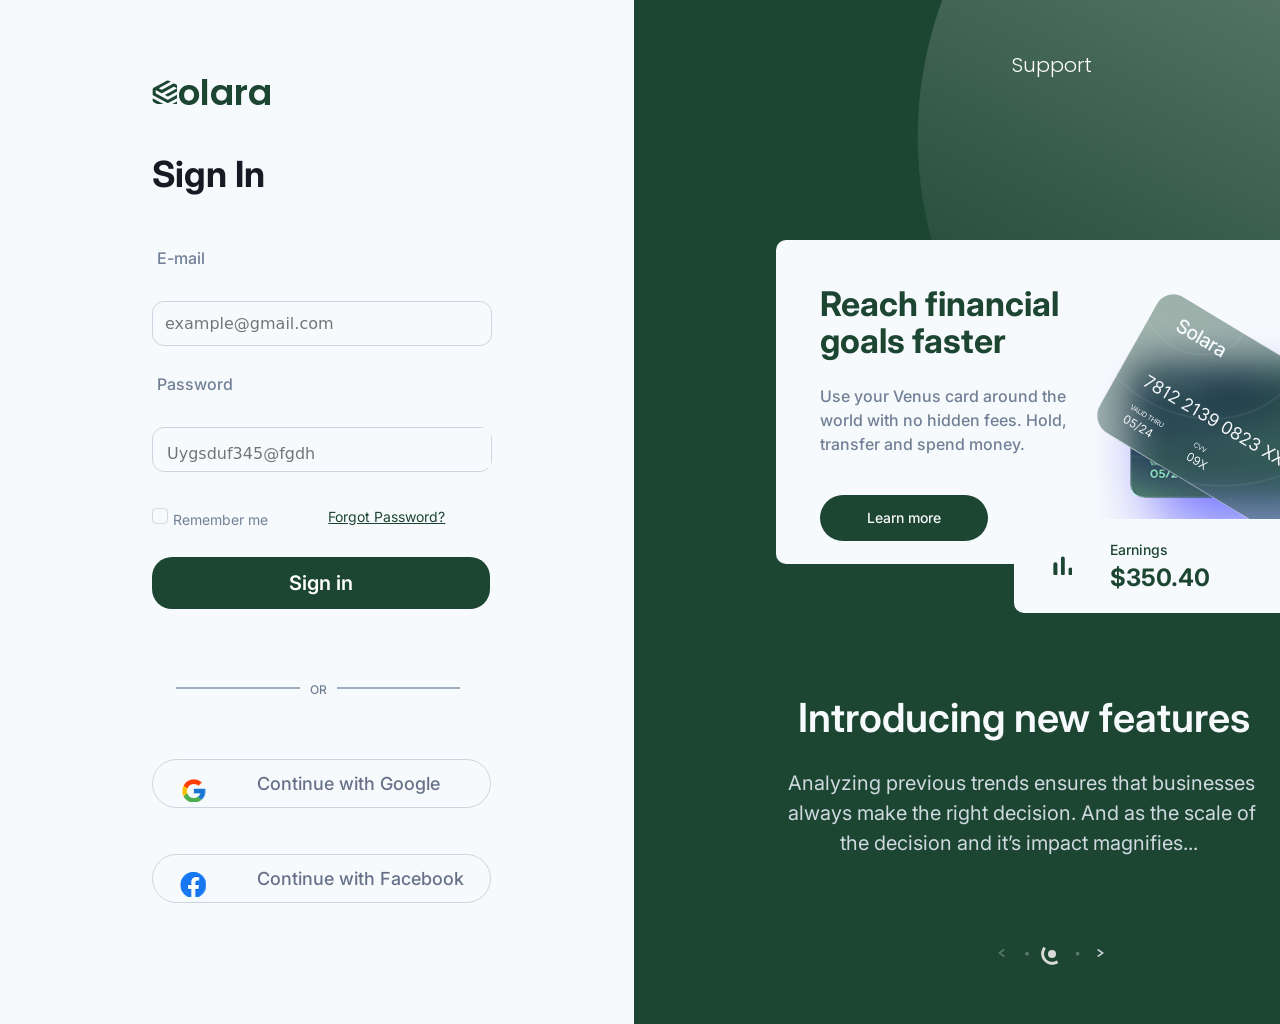
<file: index.html>
<!DOCTYPE html>
<html lang="en">

<head>
    <meta charset="UTF-8">
    <meta name="viewport" content="width=device-width, initial-scale=1.0">
    <title>Root Page</title>
</head>

<body>
    <script>
        window.location.href = "./sign_in/sign_in.html";
    </script>
</body>

</html>
</file>
<file: sign_in/sign_in.css>
body{
margin-top: 0px;
}
.background{
    width: 100%;
    height: 1024px;
    display: flex;
}
.first_half{
    width: 674px;
    height: 1024px;
    background-color: #F7FAFC;
}
.main_box{
    width: 582px;
    height: 891px;
    margin-top: 50px;
    margin-left: 52px;
}
.second_half{
    background-image: url("Rectangle 1.svg");
    width: 766px;
    height: 1024px;
}
.square{
    width: 63%;
    height: 792.79px;
    float: right;
    background-image:url("Ellipse 1.svg") ;
    background-repeat: no-repeat;
}
.support_text{
    color:white;
    font-family: "poppins", sans-serif;
    font-weight: 300;
    font-size: 20px;
    margin-top: 50px;
    margin-left: 95px;
}
.first_row_logo{
    width: 30.03px;
    height: 29.6px;
    margin-top: 5.39px;
    background-image: url("Vector.svg");
    position: fixed;
    color:#1C4532 ;
    
}
.first_row_text{
    width: 111.82px;
    height: 32.87px;
    font-family: "poppins", sans-serif;
    font-size: 47px;
    font-weight: 600;
    color: #1C4532;
    display: flex;
    align-items: center;
    margin-top: 5px;
    margin-left: 31px;
}
.second_first_row{
    width: 159px;
    height: 48px;
    margin-top: 65px;
    margin-left: 54px;
    font-family: "Inter", sans-serif;
    font-weight: 700;
    font-size: 48px;
    line-height: 100%;
    color: #171923;
}
.text_transform1{
    text-decoration: underline;
     color:#1C4532;
}
.second_second_row{
    width: 303px;
    height: 27px;
    margin-left: 54px;
    font-family: "Inter", sans-serif;
    font-weight: 400;
    font-size: 18px;
    color: #718096;
    margin-top: 34px;
    line-height: 150%;
}
.third_row{
    width:529px;
    height:368px;
    margin-top: 40px;
    margin-left: 54px;
    gap:36px;
}
#style_email{
    width:528px;
    height: 20px;
    color: #718096;
    margin-top: 14px;
}
#email,.password_container{
    width:528px;
    height: 55px;
    font-weight: 400;
    border:1px solid #CBD5E0;
    border-radius: 12px;
    padding-left: 12px;
    margin-top: 14px;
    background-color: #F7FAFC;
}
#password{
    width:408px;
    height: 40px;
    font-weight: 400;
    border: none;
    padding-top: 11px;
    background-color: #F7FAFC;
}
#style_password{
    width:405px;
    height:20px;
    margin-top: 26px;
    color: #718096;
}
#style_email,#style_password{
    font-family: "Inter", sans-serif;
    font-weight: 500;
    font-size: 16px;
}.line{
    width: 1px;
    height: 40px;
    background-color: #CBD5E0;
    float: right;
    margin-top: 7px;
    margin-left: 60px;
}
.password_container{
    display: flex;
}
#eye{
    width: 24px;
    height: 24px;
    background-image: url("AiFillEye.svg");
    background-repeat:no-repeat;
    margin-right: 16px;
    margin-left: 14px;
    margin-top: 15px;
}
.remember_box
{
    width:529px;
    height: 24px;
    margin-top: 10px;
}
.tick_box{
    height: 16px;
    width:16px ;
    border: 1px solid #CFD9E0;
    border-radius: 4px;
    margin-top: 2px;
}
.remember_text{
    width: 120px;
    height: 20px;
    font-family: "Inter", sans-serif;
    font-weight: 400;
    font-size: 16px;
    margin-left: 20px;
    color: #718096;
}
.forget_text{
    width:138px;
    height: 24px;
    font-family: "Inter", sans-serif;
    font-weight: 400;
    font-size: 16px;
    color: #1C4532;
    text-decoration: underline;
    text-decoration-style: solid;
    float: right;
}
.sign_in_box{
    width:528px;
    height: 60px;
    border-radius: 20px;
    background-color: #1C4532;
    font-family: "Inter", sans-serif;
    font-weight: 600;
    font-size: 20px;
    color: white;
    margin-top: 27px;
    display: flex;
    align-items: center;
    justify-content: center;
}
.fourth_row{
    width:529px;
    height:368px;
    margin-top: 50px;
}
.or_option{
    height:20px;
    gap:10px;
    display: flex;
}
.line1,.line2{
    width: 240px;
    height: 1.5px;
    border: 1px;
    background-color: #A0AEC0;
    display: flex;
    justify-content: center;
    margin-top: 6px;
}
.line1{
    margin-left: 54px;
}
.line2{
    float: right;
}
.login_option{
    width:17px;
    height: 20px;
    font-family: "Inter", sans-serif;
    font-weight: 500;
    font-size: 12px;
    color: #718096;
}
.fourth_second_row{
    color: #1C4532;
}
.google_box,.fb_box{
    width: 528px;
    height: 60px;
    border:1px solid #CBD5E0;
    border-radius: 30px;
    margin-top: 46px;
    margin-left: 54px;
}
.google_logo,.fb_logo{
    width: 26.35px;
    height: 25px;
    background-repeat: no-repeat;
    margin-top: 17px;
    margin-left: 26.5px;
}
.google_logo{
    background-image: url("flat-color-icons_google.png");
}
.fb_logo{
    background-image: url("facebook.png");
}
.fourth_second_row{
    width:186px;
    height: 28px;
}
.facebook{
    width:210px;
    height:28px;
}
.facebook,.fourth_second_row{
    font-family: "Inter", sans-serif;
    font-weight: 500;
    font-size: 18px;
    margin-left: 171px;
    margin-top: 16px;
    margin-left: 55px;
    color: #67728A;
}
.financial_goal{
    width:525px;
    height: 324px;
    background-color: #F7FAFC;
    border-radius: 10px;
    margin-top: 240px;
    margin-left: 142px;
}
.financial_first_text{
    width: 255px;
    height: 82px;
    font-family: "Inter", sans-serif;
    font-weight: 700;
    font-size: 34px;
    color: #1C4532;
    margin-top: 45px;
    margin-left: 44px;
    line-height: 37px;
}
.financial_second_text{
    width: 255px;
    height: 103px;
    margin-top: 17px;
    font-family: "Inter", sans-serif;
    font-weight: 500;
    font-size: 16px;
    color: #718096;
    margin-left: 44px;
}
.financial_third_text{
    width: 168px;
    height: 46px;
    background-color: #1C4532;
    border-radius: 70px;
    color: #F7FAFC;
    font-family: "Inter", sans-serif;
    font-weight: 500;
    font-size: 14px;
    line-height: 24px;
    margin-left: 44px;
    margin-top: 8px;
    padding-top: 11px;
    padding-left: 47px;
}
.earnings_box{
    width: 287px;
    height: 94px;
    background-color: #F7FAFC;
    margin-left: 380px;
    top:530px;
    border-radius: 10px;
    margin-top: -45px;
}
.earnings_text{
    width: 111px;
    height: 22.58px;
    padding-top: 20px;
    color: #1C4532;
    font-family: "Inter", sans-serif;
    font-weight: 500;
    font-size: 14px;
}
.card_image{
    background-image: url("Illustration.png");
    width: 224px;
    height: 334px;
}
.amount{
    width: 144px;
    height: 31px;
    font-family: "Inter", sans-serif;
    font-weight: 700;
    font-size: 24px;
    color: #1C4532;
    line-height: 32px;
    margin-top: 20px;
}
.graph{
    width:19.16px;
    height: 19.16px;
    background-image: url("graph.svg");
    margin-left: 39px;
    margin-top: 37px;
}
.features{
    width: 502px;
    height: 44px;
    font-family: "Inter", sans-serif;
    font-weight: 600;
    font-size: 40px;
    color: #F7FAFC;
    margin-left: 164px;
    margin-top: 75px;
}
.paragraph{
    width: 498px;
    height: 84px;
    margin-left: 154px;
    margin-top: 36px;
    color: #CFD9E0;
    font-family: "Inter", sans-serif;
    font-weight: 400;
    font-size: 20px;
}
.final_row{
    width: 106px;
    height: 31.04px;
    margin-top: 86.16px;
    margin-left: 364px;
    background-image: url("skip.svg");
}
@media (max-width:1200px){
    .first_half{
        width: 100%;
        height: 1194px;
        display: flex;
        align-items: center;
        justify-content: center;
    }
    .second_half{
        display: none;
    }
    .main_box{
        margin-left: 20px;
    }
}
@media (max-width:1000px){
    .first_row_text{
        font-size: 50px;
    }
    .#style_email,#style_password{
        font-size: 18px;
        margin-top: 43px;
    }
    #mail,#password{
        font-size: 18px;
    }
    .remember_text,.forget_text{
        font-size: 18px;
    }
    .sign_in_box{
        font-size: 23px;
    }
    .login_option{
        font-size: 22px;
    }
    .fourth_second_row,.facebook{
        font-size: 20px;
    }
}
@media (max-width: 860px) {
    .first_half{
        width:100%;
        height:1194px;
    }
    .first_row_logo{
        width: 35px;
        height: 34px;
        background-repeat: no-repeat;
        margin-top: 10px;
    }
    .second_half{
    display: none !important;
    }
    .main_box{
        width:688px;
        height: 1023px;
    }
    .first_row_text{
        width: 132px;
        height: 44px;
    }
    .second_row{
        width:358px;
        height: 125px;
    }
    .second_first_row{
        width: 187px;
        height: 55px;
    }
    .second_second_row{
        width: 358px;
        height: 31px;
        margin-top: 39px;
    }
    .third_row{
        width: 625.35px;
        height: 422.52px;
    }
    .remember_box{
        width: 625px;
        height: 27px;
    }
    .tick_box{
        margin-top: 13px;
    }
    .forget_text{
        margin-top: 11px;
        float: right;
    }
    .sign_in_box{
        width: 624.16px;
        height: 68.89px;
        margin-top: 50px;
    }
    .fourth_row{
        margin-top: 57px;
    }
    .or_option{
        width: 624.16px;
        height: 22.96px;
    }
    .line1,.line2{
        width: 283px;
    }
    .login_option{
        width: 20px;
        height: 22px;
    }
    .google_box,.fb_box{
        width:624.16px;
        height: 68.89px;
    }
    .google_logo,.fb_logo{
        width:31px;
        height: 28px;
    }
}
@media (max-width:600px)
    .first_half{
        width: 100%;
        height: 100%;
    }
    .first_row_logo{
        width: 24.73px;
        height: 24.46px;
        background-repeat: no-repeat;
        margin-top: 30px;
        margin-left: 100px;
    }
    .first_row_text{
        width: 93px;
        height: 27px;
        margin-top: 29px;
        margin-left: 125.53px;
        font-size: 36px;
    }
    .second_row{
        width:120px;
        height:36px;
    }
    .second_first_row{
        width: 120px;
        height: 36px;
        margin-left: 100px;
        font-size: 36px;
        margin-top: 50px;
    }
    .text_transform{
        text-transform: uppercase;
        text-decoration: none;
    }
    .second_second_row{
        display: none;
    }
    .third_row{
        width:340px;
        height: 357px;
        margin-left: 100px;
    }
    #email,.password_container{
        width:340px;
        height: 45px;
    }
    .password_container{
        margin-top:30px;
    }
    #style_email,#style_password{
        margin-left: 5px;
    }
    #email{
        margin-top: 30px;
    }
    .eye,.line{
        display: none;
    }
    .forget_text{
        width:121px;
        height: 21px;
        font-size: 14px;
        float:left;
        font-size: 14px;
    }
    .remember_text{
        font-size: 14px;
    }
    .sign_in_box{
        width:338px;
        height: 52px;
    }
    .or_option{
        width:338px;
        height: 32px;
        margin-top: 42px;
        margin-left: 70px;
    }
    .line1,.line2{
        width:142px;
    }
    .google_box,.fb_box{
        width:339px;
        height: 49px;
        font-size: 14px;
        margin-left: 100px;
    }
    .google_logo_box,.fb_logo_box{
        width:21px;
        height: 21px;
    }
    .fourth_second_row,.facebook{
        margin-left: 20px;
        margin-top: 10px;
    }
    /* .second_second_row{
        width:236px;
        height: 21px;
        flex-grow: 1;
        margin-left: 77px;
        margin-top: 791px;
        justify-content: flex-end;
    } */
}
</file>
